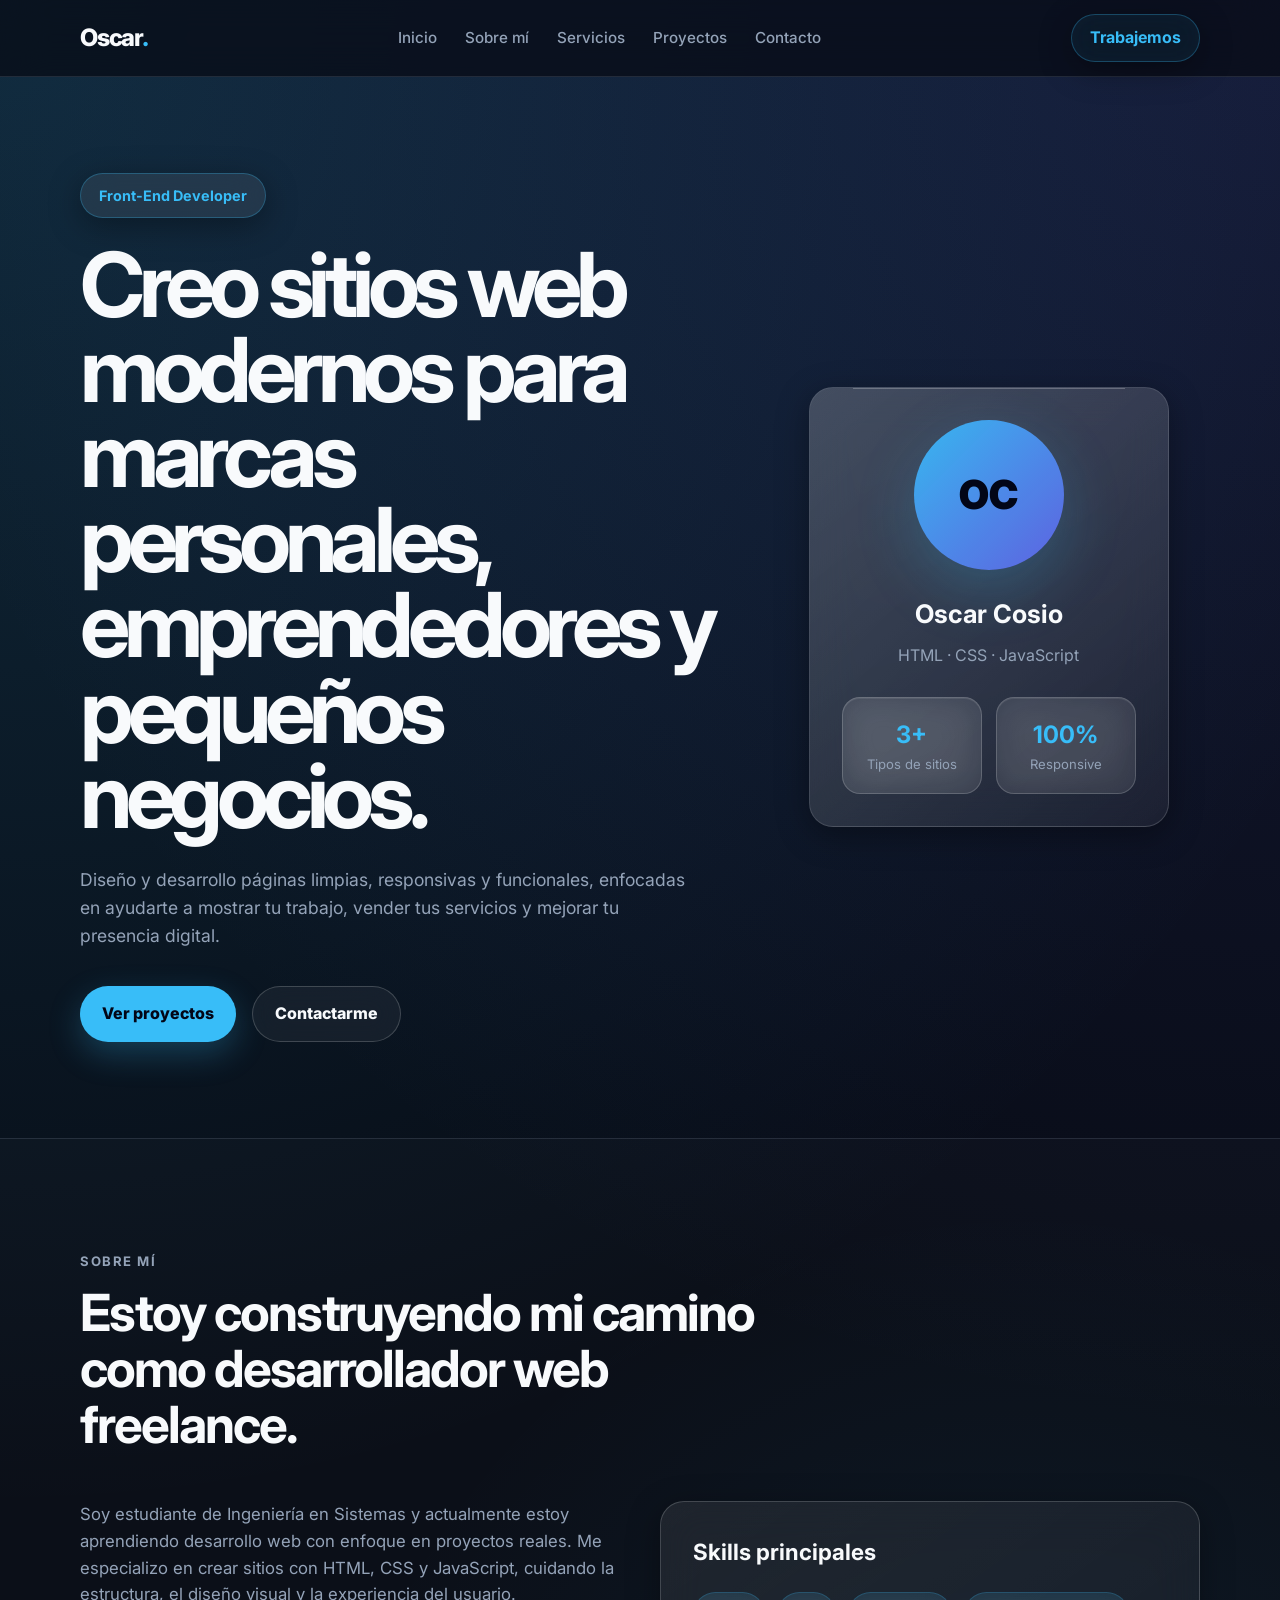
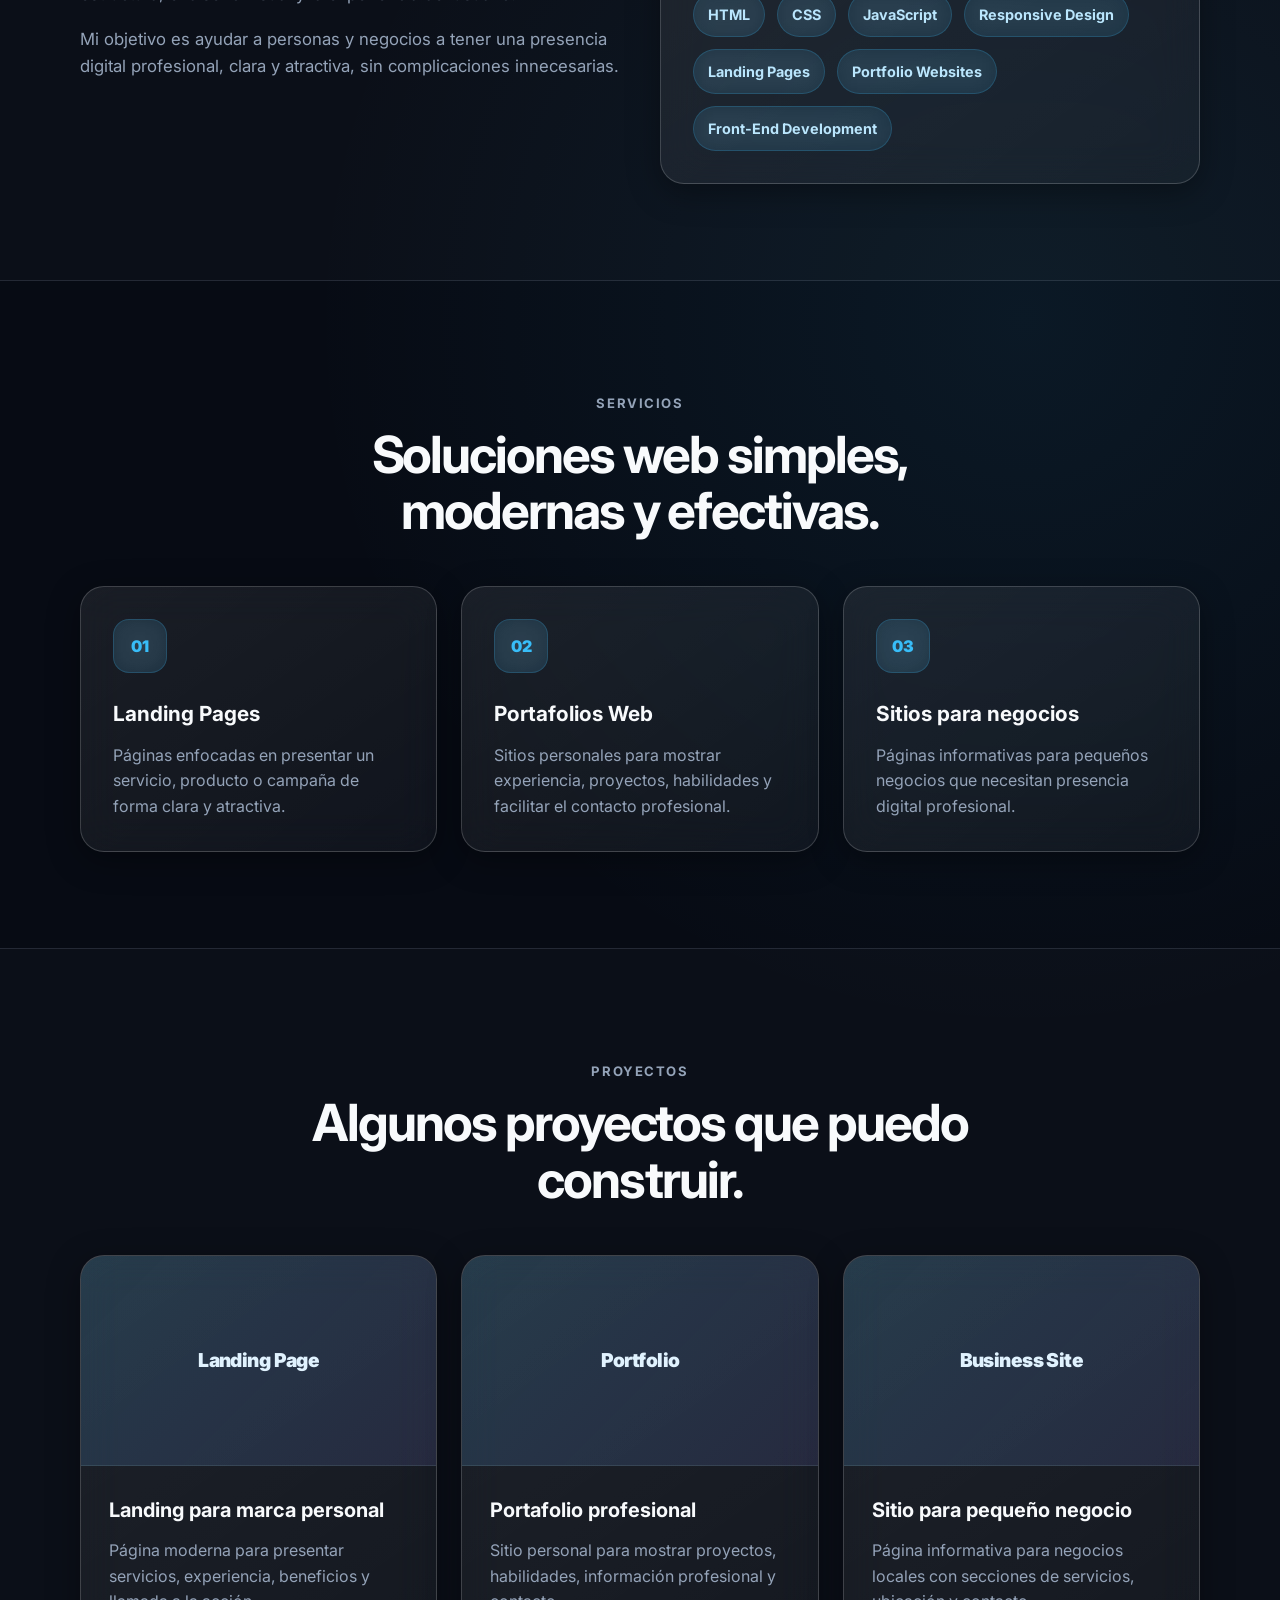
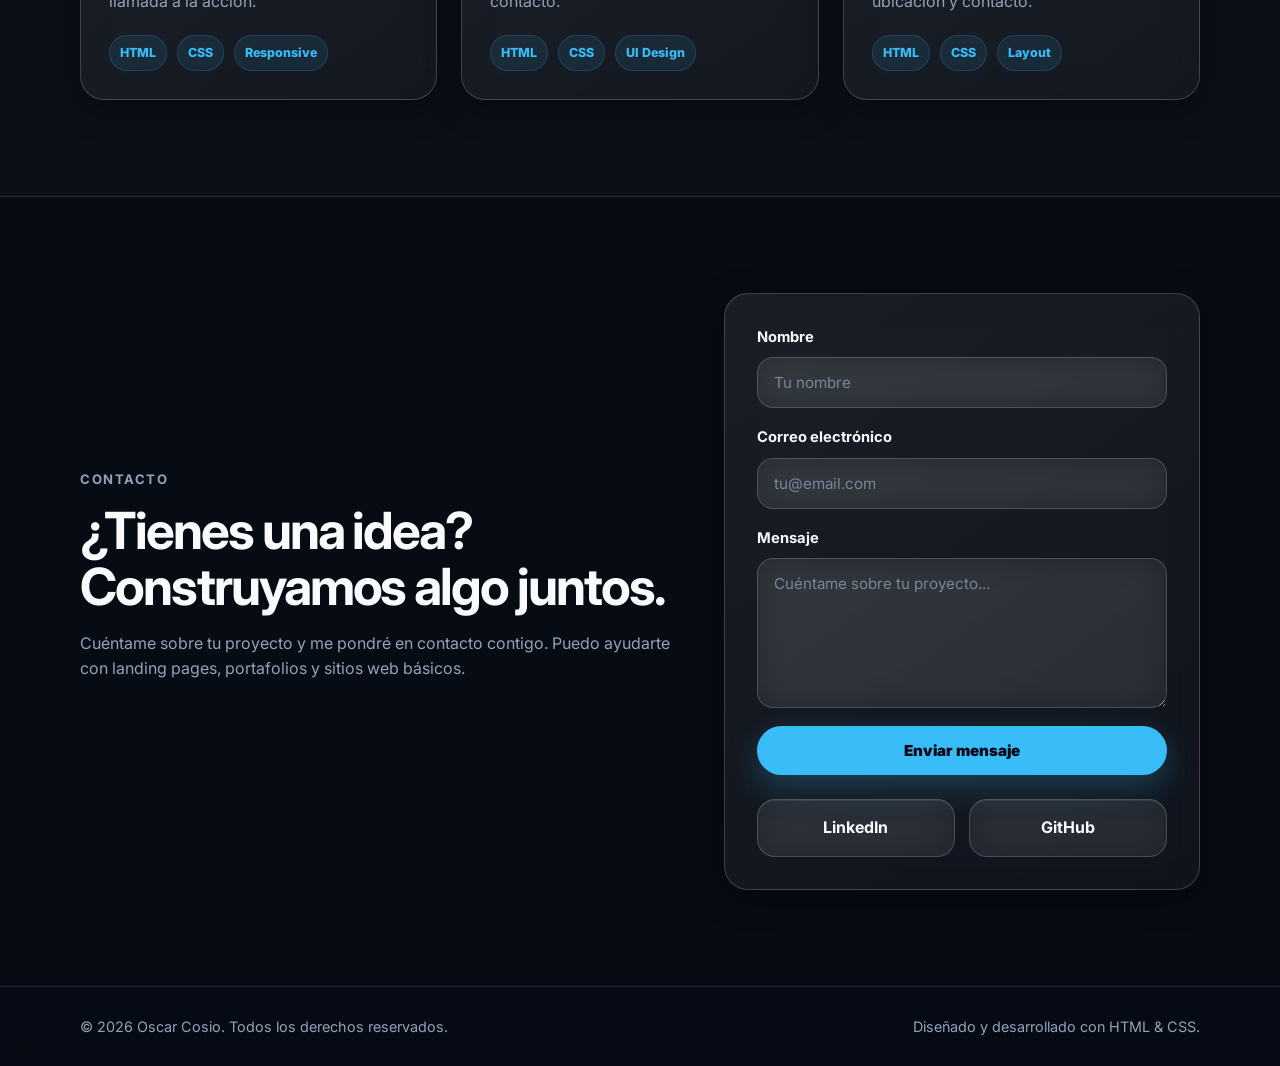
<file: index.html>
<!DOCTYPE html>
<html lang="es">
<head>
  <meta charset="UTF-8" />
  <meta name="viewport" content="width=device-width, initial-scale=1.0" />

  <title>Oscar Cosio | Front-End Developer</title>

  <!-- Fuente de Google Fonts -->
  <link rel="preconnect" href="https://fonts.googleapis.com">
  <link rel="preconnect" href="https://fonts.gstatic.com" crossorigin>
  <link 
    href="https://fonts.googleapis.com/css2?family=Inter:wght@400;500;600;700;800;900&display=swap" 
    rel="stylesheet"
  >

  <!-- Archivo CSS -->
  <link rel="stylesheet" href="styles.css" />
</head>
<body>

  <!-- HEADER -->
  <header class="header">
    <nav class="navbar container">
      <a href="#" class="logo">Oscar<span>.</span></a>

      <ul class="nav-links">
        <li><a href="#inicio">Inicio</a></li>
        <li><a href="#sobre-mi">Sobre mí</a></li>
        <li><a href="#servicios">Servicios</a></li>
        <li><a href="#proyectos">Proyectos</a></li>
        <li><a href="#contacto">Contacto</a></li>
      </ul>

      <a href="#contacto" class="nav-button">Trabajemos</a>
    </nav>
  </header>

  <!-- CONTENIDO PRINCIPAL -->
  <main>

    <!-- HERO -->
    <section id="inicio" class="hero section">
      <div class="container hero-content">

        <div class="hero-text">
          <p class="badge">Front-End Developer</p>

          <h1>
            Creo sitios web modernos para marcas personales,
            emprendedores y pequeños negocios.
          </h1>

          <p class="hero-description">
            Diseño y desarrollo páginas limpias, responsivas y funcionales,
            enfocadas en ayudarte a mostrar tu trabajo, vender tus servicios
            y mejorar tu presencia digital.
          </p>

          <div class="hero-buttons">
            <a href="#proyectos" class="btn primary-btn">Ver proyectos</a>
            <a href="#contacto" class="btn secondary-btn">Contactarme</a>
          </div>
        </div>

        <div class="hero-card">
          <div class="profile-card">
            <div class="profile-image">
              <span>OC</span>
            </div>

            <h2>Oscar Cosio</h2>
            <p>HTML · CSS · JavaScript</p>

            <div class="profile-stats">
              <div>
                <strong>3+</strong>
                <span>Tipos de sitios</span>
              </div>

              <div>
                <strong>100%</strong>
                <span>Responsive</span>
              </div>
            </div>
          </div>
        </div>

      </div>
    </section>

    <!-- SOBRE MÍ -->
    <section id="sobre-mi" class="about section">
      <div class="container about-content">

        <div class="section-heading">
          <p class="section-subtitle">Sobre mí</p>
          <h2>Estoy construyendo mi camino como desarrollador web freelance.</h2>
        </div>

        <div class="about-grid">
          <div class="about-text">
            <p>
              Soy estudiante de Ingeniería en Sistemas y actualmente estoy
              aprendiendo desarrollo web con enfoque en proyectos reales.
              Me especializo en crear sitios con HTML, CSS y JavaScript,
              cuidando la estructura, el diseño visual y la experiencia del usuario.
            </p>

            <p>
              Mi objetivo es ayudar a personas y negocios a tener una presencia
              digital profesional, clara y atractiva, sin complicaciones
              innecesarias.
            </p>
          </div>

          <div class="skills-box">
            <h3>Skills principales</h3>

            <div class="skills">
              <span>HTML</span>
              <span>CSS</span>
              <span>JavaScript</span>
              <span>Responsive Design</span>
              <span>Landing Pages</span>
              <span>Portfolio Websites</span>
              <span>Front-End Development</span>
            </div>
          </div>
        </div>

      </div>
    </section>

    <!-- SERVICIOS -->
    <section id="servicios" class="services section">
      <div class="container">

        <div class="section-heading center">
          <p class="section-subtitle">Servicios</p>
          <h2>Soluciones web simples, modernas y efectivas.</h2>
        </div>

        <div class="cards-grid">
          <article class="service-card">
            <div class="card-icon">01</div>
            <h3>Landing Pages</h3>
            <p>
              Páginas enfocadas en presentar un servicio, producto o campaña
              de forma clara y atractiva.
            </p>
          </article>

          <article class="service-card">
            <div class="card-icon">02</div>
            <h3>Portafolios Web</h3>
            <p>
              Sitios personales para mostrar experiencia, proyectos,
              habilidades y facilitar el contacto profesional.
            </p>
          </article>

          <article class="service-card">
            <div class="card-icon">03</div>
            <h3>Sitios para negocios</h3>
            <p>
              Páginas informativas para pequeños negocios que necesitan
              presencia digital profesional.
            </p>
          </article>
        </div>

      </div>
    </section>

    <!-- PROYECTOS -->
    <section id="proyectos" class="projects section">
      <div class="container">

        <div class="section-heading center">
          <p class="section-subtitle">Proyectos</p>
          <h2>Algunos proyectos que puedo construir.</h2>
        </div>

        <div class="projects-grid">

          <article class="project-card">
            <div class="project-image">
              <span>Landing Page</span>
            </div>

            <div class="project-info">
              <h3>Landing para marca personal</h3>
              <p>
                Página moderna para presentar servicios, experiencia,
                beneficios y llamada a la acción.
              </p>

              <div class="project-tags">
                <span>HTML</span>
                <span>CSS</span>
                <span>Responsive</span>
              </div>
            </div>
          </article>

          <article class="project-card">
            <div class="project-image">
              <span>Portfolio</span>
            </div>

            <div class="project-info">
              <h3>Portafolio profesional</h3>
              <p>
                Sitio personal para mostrar proyectos, habilidades,
                información profesional y contacto.
              </p>

              <div class="project-tags">
                <span>HTML</span>
                <span>CSS</span>
                <span>UI Design</span>
              </div>
            </div>
          </article>

          <article class="project-card">
            <div class="project-image">
              <span>Business Site</span>
            </div>

            <div class="project-info">
              <h3>Sitio para pequeño negocio</h3>
              <p>
                Página informativa para negocios locales con secciones de
                servicios, ubicación y contacto.
              </p>

              <div class="project-tags">
                <span>HTML</span>
                <span>CSS</span>
                <span>Layout</span>
              </div>
            </div>
          </article>

        </div>

      </div>
    </section>

    <!-- CONTACTO -->
    <section id="contacto" class="contact section">
      <div class="container contact-content">

        <div class="section-heading">
          <p class="section-subtitle">Contacto</p>
          <h2>¿Tienes una idea? Construyamos algo juntos.</h2>
          <p>
            Cuéntame sobre tu proyecto y me pondré en contacto contigo.
            Puedo ayudarte con landing pages, portafolios y sitios web básicos.
          </p>
        </div>

        <div class="contact-box">
          <form 
            action="https://formspree.io/f/mdavwdyv" 
            method="POST" 
            class="contact-form"
          >
            <input 
              type="hidden" 
              name="_subject" 
              value="Nuevo mensaje desde el portafolio de Oscar"
            >

            <div class="form-group">
              <label for="name">Nombre</label>
              <input 
                type="text" 
                id="name" 
                name="name" 
                placeholder="Tu nombre" 
                required
              >
            </div>

            <div class="form-group">
              <label for="email">Correo electrónico</label>
              <input 
                type="email" 
                id="email" 
                name="email" 
                placeholder="tu@email.com" 
                required
              >
            </div>

            <div class="form-group">
              <label for="message">Mensaje</label>
              <textarea 
                id="message" 
                name="message" 
                rows="6" 
                placeholder="Cuéntame sobre tu proyecto..."
                required
              ></textarea>
            </div>

            <!-- Campo oculto anti-spam -->
            <input 
              type="text" 
              name="_gotcha" 
              class="hidden-field"
              tabindex="-1"
              autocomplete="off"
            >

            <button type="submit" class="form-button">
              Enviar mensaje
            </button>
          </form>

          <div class="contact-socials">
            <a 
              href="https://www.linkedin.com/in/oscar-cosio/" 
              target="_blank" 
              rel="noopener noreferrer" 
              class="contact-link"
            >
              LinkedIn
            </a>

            <a 
              href="https://github.com/akokoka95-stack" 
              target="_blank" 
              rel="noopener noreferrer" 
              class="contact-link"
            >
              GitHub
            </a>
          </div>
        </div>

      </div>
    </section>

  </main>

  <!-- FOOTER -->
  <footer class="footer">
    <div class="container footer-content">
      <p>© 2026 Oscar Cosio. Todos los derechos reservados.</p>
      <p>Diseñado y desarrollado con HTML & CSS.</p>
    </div>
  </footer>

</body>
</html>
</file>
<file: styles.css>
/* =========================
   VARIABLES GENERALES
========================= */

:root {
  --bg: #070b14;
  --bg-soft: #0d1322;
  --bg-card: #111827;

  --text: #f8fafc;
  --text-muted: #94a3b8;

  --primary: #38bdf8;
  --primary-dark: #0284c7;

  --border: rgba(148, 163, 184, 0.18);
  --shadow: 0 24px 80px rgba(0, 0, 0, 0.35);

  --radius: 24px;

  /* Glassmorphism */
  --glass-bg: rgba(255, 255, 255, 0.08);
  --glass-bg-strong: rgba(255, 255, 255, 0.12);
  --glass-border: rgba(255, 255, 255, 0.18);
  --glass-highlight: rgba(255, 255, 255, 0.22);
  --glass-shadow: 0 8px 32px rgba(0, 0, 0, 0.35);
}

/* =========================
   RESET BÁSICO
========================= */

* {
  margin: 0;
  padding: 0;
  box-sizing: border-box;
}

html {
  scroll-behavior: smooth;
}

body {
  font-family: "Inter", Arial, sans-serif;
  background:
    radial-gradient(circle at top left, rgba(56, 189, 248, 0.18), transparent 34%),
    radial-gradient(circle at top right, rgba(99, 102, 241, 0.16), transparent 32%),
    radial-gradient(circle at 80% 45%, rgba(56, 189, 248, 0.08), transparent 28%),
    var(--bg);
  color: var(--text);
  line-height: 1.6;
}

img {
  max-width: 100%;
  display: block;
}

a {
  color: inherit;
  text-decoration: none;
}

ul {
  list-style: none;
}

/* =========================
   UTILIDADES
========================= */

.container {
  width: min(1120px, 92%);
  margin: 0 auto;
}

.section {
  padding: 96px 0;
}

.section-heading {
  max-width: 720px;
  margin-bottom: 48px;
}

.section-heading.center {
  text-align: center;
  margin-left: auto;
  margin-right: auto;
}

.section-subtitle {
  color: var(--primary);
  font-weight: 700;
  text-transform: uppercase;
  letter-spacing: 0.12em;
  font-size: 0.82rem;
  margin-bottom: 12px;
}

.section-heading h2 {
  font-size: clamp(2rem, 4vw, 3.2rem);
  line-height: 1.1;
  letter-spacing: -0.04em;
}

.section-heading p {
  color: var(--text-muted);
  margin-top: 16px;
}

/* =========================
   HEADER
========================= */

.header {
  position: sticky;
  top: 0;
  z-index: 100;
  background: rgba(7, 11, 20, 0.72);
  backdrop-filter: blur(22px);
  -webkit-backdrop-filter: blur(22px);
  border-bottom: 1px solid var(--border);
}

.navbar {
  height: 76px;
  display: flex;
  align-items: center;
  justify-content: space-between;
}

.logo {
  font-size: 1.5rem;
  font-weight: 800;
  letter-spacing: -0.05em;
}

.logo span {
  color: var(--primary);
}

.nav-links {
  display: flex;
  align-items: center;
  gap: 28px;
}

.nav-links a {
  color: var(--text-muted);
  font-weight: 500;
  font-size: 0.95rem;
  transition: color 0.3s ease;
}

.nav-links a:hover {
  color: var(--text);
}

.nav-button {
  padding: 10px 18px;
  background: rgba(56, 189, 248, 0.08);
  color: var(--primary);
  border: 1px solid rgba(56, 189, 248, 0.28);
  border-radius: 999px;
  font-weight: 700;
  transition: 0.3s ease;
  backdrop-filter: blur(16px);
  -webkit-backdrop-filter: blur(16px);
  box-shadow: var(--glass-shadow);
}

.nav-button:hover {
  background: rgba(56, 189, 248, 0.18);
  color: #7dd3fc;
  border-color: rgba(125, 211, 252, 0.45);
  transform: translateY(-2px);
}

/* =========================
   HERO
========================= */

.hero {
  min-height: calc(100vh - 76px);
  display: flex;
  align-items: center;
}

.hero-content {
  display: grid;
  grid-template-columns: 1.2fr 0.8fr;
  align-items: center;
  gap: 64px;
}

.badge {
  display: inline-flex;
  align-items: center;
  padding: 10px 18px;
  background: var(--glass-bg);
  color: var(--primary);
  border: 1px solid rgba(56, 189, 248, 0.28);
  border-radius: 999px;
  font-size: 0.9rem;
  font-weight: 700;
  margin-bottom: 24px;
  backdrop-filter: blur(16px);
  -webkit-backdrop-filter: blur(16px);
  box-shadow: var(--glass-shadow);
}

.hero h1 {
  font-size: clamp(2.8rem, 7vw, 5.8rem);
  line-height: 0.95;
  letter-spacing: -0.07em;
  max-width: 850px;
}

.hero-description {
  color: var(--text-muted);
  font-size: 1.1rem;
  max-width: 620px;
  margin-top: 28px;
}

.hero-buttons {
  display: flex;
  flex-wrap: wrap;
  gap: 16px;
  margin-top: 36px;
}

.btn {
  display: inline-flex;
  align-items: center;
  justify-content: center;
  padding: 14px 22px;
  border-radius: 999px;
  font-weight: 800;
  transition: 0.3s ease;
}

.primary-btn {
  background: var(--primary);
  color: #020617;
  box-shadow: 0 12px 32px rgba(56, 189, 248, 0.25);
}

.primary-btn:hover {
  background: #7dd3fc;
  transform: translateY(-3px);
}

.secondary-btn {
  border: 1px solid var(--glass-border);
  color: var(--text);
  background: rgba(255, 255, 255, 0.05);
  backdrop-filter: blur(16px);
  -webkit-backdrop-filter: blur(16px);
}

.secondary-btn:hover {
  border-color: var(--primary);
  color: var(--primary);
  transform: translateY(-3px);
}

/* =========================
   HERO CARD
========================= */

.hero-card {
  display: flex;
  justify-content: center;
}

.profile-card {
  width: 100%;
  max-width: 360px;
  padding: 32px;
  background: linear-gradient(
    145deg,
    rgba(255, 255, 255, 0.10),
    rgba(255, 255, 255, 0.04)
  );
  border: 1px solid var(--glass-border);
  border-radius: var(--radius);
  box-shadow: var(--glass-shadow);
  text-align: center;
  position: relative;
  overflow: hidden;
  backdrop-filter: blur(22px);
  -webkit-backdrop-filter: blur(22px);
}

.profile-card::before {
  content: "";
  position: absolute;
  inset: 0;
  background: linear-gradient(
    135deg,
    rgba(255, 255, 255, 0.12),
    rgba(255, 255, 255, 0.02)
  );
  pointer-events: none;
}

.profile-card::after {
  content: "";
  position: absolute;
  top: 0;
  left: 12%;
  width: 76%;
  height: 1px;
  background: rgba(255, 255, 255, 0.24);
}

.profile-card > * {
  position: relative;
  z-index: 1;
}

.profile-image {
  width: 150px;
  height: 150px;
  margin: 0 auto 24px;
  border-radius: 50%;
  background:
    linear-gradient(135deg, rgba(56, 189, 248, 0.95), rgba(99, 102, 241, 0.9));
  display: flex;
  align-items: center;
  justify-content: center;
  box-shadow: 0 20px 60px rgba(56, 189, 248, 0.22);
}

.profile-image span {
  font-size: 2.5rem;
  font-weight: 900;
  color: #020617;
}

.profile-card h2 {
  font-size: 1.6rem;
  margin-bottom: 8px;
}

.profile-card p {
  color: var(--text-muted);
}

.profile-stats {
  display: grid;
  grid-template-columns: repeat(2, 1fr);
  gap: 14px;
  margin-top: 28px;
}

.profile-stats div {
  background: rgba(255, 255, 255, 0.07);
  border: 1px solid var(--glass-border);
  border-radius: 18px;
  padding: 18px 12px;
  backdrop-filter: blur(18px);
  -webkit-backdrop-filter: blur(18px);
  box-shadow: inset 0 1px 0 rgba(255, 255, 255, 0.08);
}

.profile-stats strong {
  display: block;
  font-size: 1.5rem;
  color: var(--primary);
}

.profile-stats span {
  display: block;
  font-size: 0.82rem;
  color: var(--text-muted);
}

/* =========================
   SOBRE MÍ
========================= */

.about {
  background: rgba(255, 255, 255, 0.015);
  border-top: 1px solid var(--border);
  border-bottom: 1px solid var(--border);
}

.about-grid {
  display: grid;
  grid-template-columns: 1fr 1fr;
  gap: 40px;
}

.about-text {
  color: var(--text-muted);
  font-size: 1.05rem;
}

.about-text p + p {
  margin-top: 18px;
}

.skills-box {
  padding: 32px;
  background: linear-gradient(
    145deg,
    rgba(255, 255, 255, 0.08),
    rgba(255, 255, 255, 0.04)
  );
  border: 1px solid var(--glass-border);
  border-radius: var(--radius);
  backdrop-filter: blur(20px);
  -webkit-backdrop-filter: blur(20px);
  box-shadow: var(--glass-shadow);
}

.skills-box h3 {
  font-size: 1.4rem;
  margin-bottom: 22px;
}

.skills {
  display: flex;
  flex-wrap: wrap;
  gap: 12px;
}

.skills span {
  padding: 10px 14px;
  background: rgba(56, 189, 248, 0.10);
  color: #bae6fd;
  border: 1px solid rgba(56, 189, 248, 0.20);
  border-radius: 999px;
  font-size: 0.9rem;
  font-weight: 700;
  backdrop-filter: blur(12px);
  -webkit-backdrop-filter: blur(12px);
}

/* =========================
   SERVICIOS
========================= */

.cards-grid {
  display: grid;
  grid-template-columns: repeat(3, 1fr);
  gap: 24px;
}

.service-card {
  padding: 32px;
  background: linear-gradient(
    145deg,
    rgba(255, 255, 255, 0.08),
    rgba(255, 255, 255, 0.04)
  );
  border: 1px solid var(--glass-border);
  border-radius: var(--radius);
  transition: 0.3s ease;
  backdrop-filter: blur(20px);
  -webkit-backdrop-filter: blur(20px);
  box-shadow: var(--glass-shadow);
}

.service-card:hover {
  transform: translateY(-8px);
  border-color: rgba(125, 211, 252, 0.35);
  box-shadow: 0 12px 36px rgba(0, 0, 0, 0.4);
}

.card-icon {
  width: 54px;
  height: 54px;
  border-radius: 16px;
  background: rgba(56, 189, 248, 0.12);
  color: var(--primary);
  border: 1px solid rgba(56, 189, 248, 0.20);
  display: flex;
  align-items: center;
  justify-content: center;
  font-weight: 900;
  margin-bottom: 24px;
  backdrop-filter: blur(12px);
  -webkit-backdrop-filter: blur(12px);
}

.service-card h3 {
  font-size: 1.3rem;
  margin-bottom: 12px;
}

.service-card p {
  color: var(--text-muted);
}

/* =========================
   PROYECTOS
========================= */

.projects {
  background: rgba(255, 255, 255, 0.015);
  border-top: 1px solid var(--border);
  border-bottom: 1px solid var(--border);
}

.projects-grid {
  display: grid;
  grid-template-columns: repeat(3, 1fr);
  gap: 24px;
}

.project-card {
  background: linear-gradient(
    145deg,
    rgba(255, 255, 255, 0.08),
    rgba(255, 255, 255, 0.04)
  );
  border: 1px solid var(--glass-border);
  border-radius: var(--radius);
  overflow: hidden;
  transition: 0.3s ease;
  backdrop-filter: blur(20px);
  -webkit-backdrop-filter: blur(20px);
  box-shadow: var(--glass-shadow);
}

.project-card:hover {
  transform: translateY(-8px);
  border-color: rgba(125, 211, 252, 0.35);
  box-shadow: 0 12px 36px rgba(0, 0, 0, 0.4);
}

.project-image {
  height: 210px;
  background:
    linear-gradient(135deg, rgba(56, 189, 248, 0.14), rgba(99, 102, 241, 0.10)),
    rgba(255, 255, 255, 0.03);
  display: flex;
  align-items: center;
  justify-content: center;
  border-bottom: 1px solid rgba(255, 255, 255, 0.08);
}

.project-image span {
  color: #e0f2fe;
  font-weight: 900;
  font-size: 1.2rem;
  letter-spacing: -0.03em;
}

.project-info {
  padding: 28px;
}

.project-info h3 {
  font-size: 1.25rem;
  margin-bottom: 12px;
}

.project-info p {
  color: var(--text-muted);
}

.project-tags {
  display: flex;
  flex-wrap: wrap;
  gap: 10px;
  margin-top: 20px;
}

.project-tags span {
  font-size: 0.78rem;
  font-weight: 800;
  color: var(--primary);
  background: rgba(56, 189, 248, 0.10);
  border: 1px solid rgba(56, 189, 248, 0.18);
  padding: 7px 10px;
  border-radius: 999px;
}

/* =========================
   CONTACTO
========================= */

.contact-content {
  display: grid;
  grid-template-columns: 1fr 0.8fr;
  gap: 48px;
  align-items: center;
}

.contact-box {
  padding: 32px;
  background: linear-gradient(
    145deg,
    rgba(255, 255, 255, 0.08),
    rgba(255, 255, 255, 0.04)
  );
  border: 1px solid var(--glass-border);
  border-radius: var(--radius);
  display: grid;
  gap: 24px;
  backdrop-filter: blur(20px);
  -webkit-backdrop-filter: blur(20px);
  box-shadow: var(--glass-shadow);
}

.contact-form {
  width: 100%;
  display: grid;
  gap: 18px;
}

.form-group {
  width: 100%;
  display: grid;
  gap: 8px;
}

.form-group label {
  color: var(--text);
  font-size: 0.92rem;
  font-weight: 700;
}

.form-group input,
.form-group textarea {
  width: 100%;
  display: block;
  padding: 15px 16px;
  background: rgba(255, 255, 255, 0.06);
  border: 1px solid var(--glass-border);
  border-radius: 16px;
  color: var(--text);
  font-family: inherit;
  font-size: 0.95rem;
  outline: none;
  transition: 0.3s ease;
  backdrop-filter: blur(16px);
  -webkit-backdrop-filter: blur(16px);
}

.form-group textarea {
  min-height: 150px;
  resize: vertical;
}

.form-group input::placeholder,
.form-group textarea::placeholder {
  color: rgba(148, 163, 184, 0.75);
}

.form-group input:focus,
.form-group textarea:focus {
  border-color: rgba(56, 189, 248, 0.55);
  box-shadow: 0 0 0 4px rgba(56, 189, 248, 0.10);
}

.form-button {
  width: 100%;
  padding: 15px 22px;
  border: none;
  border-radius: 999px;
  background: var(--primary);
  color: #020617;
  font-family: inherit;
  font-size: 0.95rem;
  font-weight: 900;
  cursor: pointer;
  transition: 0.3s ease;
  box-shadow: 0 12px 32px rgba(56, 189, 248, 0.25);
}

.form-button:hover {
  background: #7dd3fc;
  transform: translateY(-3px);
}

.hidden-field {
  display: none;
}

.contact-socials {
  display: grid;
  grid-template-columns: 1fr 1fr;
  gap: 14px;
}

.contact-link {
  padding: 15px 18px;
  border-radius: 18px;
  background: rgba(255, 255, 255, 0.06);
  border: 1px solid var(--glass-border);
  color: var(--text);
  font-weight: 700;
  text-align: center;
  transition: 0.3s ease;
  backdrop-filter: blur(16px);
  -webkit-backdrop-filter: blur(16px);
  box-shadow: inset 0 1px 0 rgba(255, 255, 255, 0.08);
}

.contact-link:hover {
  color: var(--primary);
  border-color: rgba(125, 211, 252, 0.38);
  transform: translateY(-3px);
}

/* =========================
   FOOTER
========================= */

.footer {
  padding: 28px 0;
  border-top: 1px solid var(--border);
  background: rgba(7, 11, 20, 0.85);
  backdrop-filter: blur(18px);
  -webkit-backdrop-filter: blur(18px);
}

.footer-content {
  display: flex;
  justify-content: space-between;
  gap: 20px;
  color: var(--text-muted);
  font-size: 0.9rem;
}

/* =========================
   RESPONSIVE DESIGN
========================= */

@media (max-width: 900px) {
  .nav-links,
  .nav-button {
    display: none;
  }

  .hero-content,
  .about-grid,
  .contact-content {
    grid-template-columns: 1fr;
  }

  .hero {
    min-height: auto;
  }

  .hero-card {
    justify-content: flex-start;
  }

  .cards-grid,
  .projects-grid {
    grid-template-columns: 1fr 1fr;
  }
}

@media (max-width: 640px) {
  .section {
    padding: 72px 0;
  }

  .hero h1 {
    font-size: 2.7rem;
  }

  .hero-description {
    font-size: 1rem;
  }

  .hero-buttons {
    flex-direction: column;
  }

  .btn {
    width: 100%;
  }

  .cards-grid,
  .projects-grid {
    grid-template-columns: 1fr;
  }

  .profile-card,
  .skills-box,
  .service-card,
  .contact-box {
    padding: 24px;
  }

  .contact-socials {
    grid-template-columns: 1fr;
  }

  .footer-content {
    flex-direction: column;
    text-align: center;
  }
}
</file>
